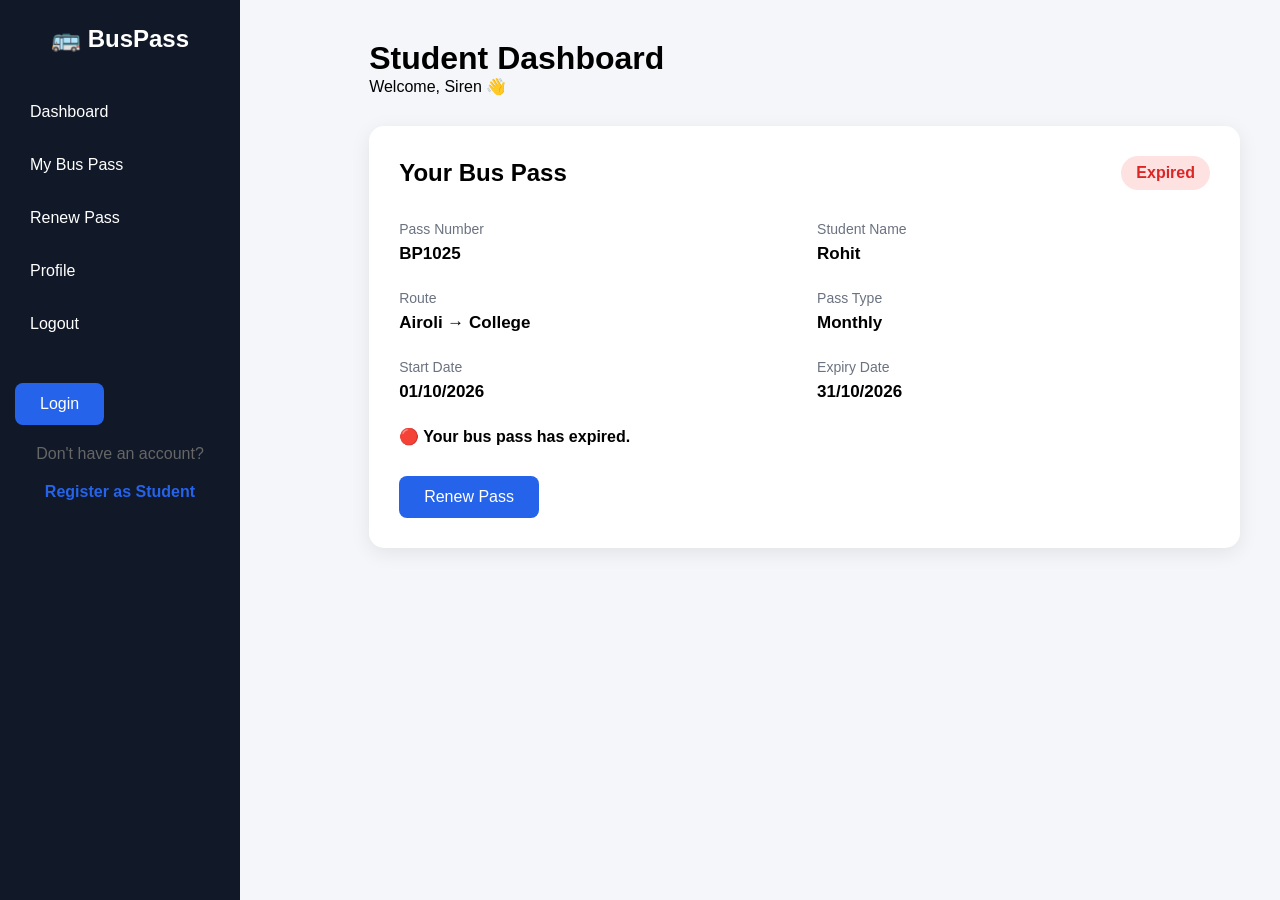
<file: index.html>
<!DOCTYPE html>
<html lang="en">
<head>
    <meta charset="UTF-8">
    <meta name="viewport" content="width=device-width, initial-scale=1.0">
    <title>College Bus Pass Tracker</title>
    <link rel="stylesheet" href="style.css">
</head>

<body>

<div class="sidebar">
    <h2>🚌 BusPass</h2>

    <a href="#">Dashboard</a>
    <a href="#">My Bus Pass</a>
    <a href="#">Renew Pass</a>
    <a href="#">Profile</a>
    <a href="#">Logout</a>
    <button type="button" onclick="studentLogin()">Login</button>
    
<p class="register-link">
    Don't have an account?

    <a href="register.html">Register as Student</a>
</p>
</div>
<button type="submit">Login</button>

<div class="main">

    <header>
        <h1>Student Dashboard</h1>
        <p>Welcome, Siren 👋</p>
    </header>

    <div class="pass-card">

        <div class="card-header">
            <h2>Your Bus Pass</h2>
            <span id="status">Checking...</span>
        </div>

        <div class="pass-details">

            <div>
                <label>Pass Number</label>
                <p>BP1025</p>
            </div>

            <div>
                <label>Student Name</label>
                <p>Rohit</p>
            </div>

            <div>
                <label>Route</label>
                <p>Airoli → College</p>
            </div>

            <div>
                <label>Pass Type</label>
                <p>Monthly</p>
            </div>

            <div>
                <label>Start Date</label>
                <p>01/10/2026</p>
            </div>

            <div>
                <label>Expiry Date</label>
                <p id="expiryDate">31/10/2026</p>
            </div>

        </div>

        <div id="alert"></div>

        <button onclick="renewPass()">Renew Pass</button>

    </div>

</div>
<script>

function studentLogin() {

    const email = prompt("Enter your registered email:");
    const password = prompt("Enter your password:");

    if (!email || !password) {
        return;
    }

    const students =
        JSON.parse(localStorage.getItem("students")) || [];

    const student = students.find(function(student) {

        return student.email === email &&
               student.password === password;

    });

    if (student) {

        localStorage.setItem(
            "loggedInStudent",
            JSON.stringify(student)
        );

        alert("Login successful! 🎉");

        location.reload();

    } else {

        alert("Invalid email or password!");

    }
}


function checkPassStatus() {

    const expiry = new Date("2026-10-31");
    const today = new Date();

    const difference = expiry - today;

    const daysLeft = Math.ceil(
        difference / (1000 * 60 * 60 * 24)
    );

    const status = document.getElementById("status");
    const alertBox = document.getElementById("alert");

    if (daysLeft < 0) {

        status.innerText = "Expired";
        status.style.background = "#fee2e2";
        status.style.color = "#dc2626";

        alertBox.innerText =
            "🔴 Your bus pass has expired.";

    } 
    else if (daysLeft <= 5) {

        status.innerText = "Expiring Soon";
        status.style.background = "#fef3c7";
        status.style.color = "#d97706";

        alertBox.innerText =
            `⚠️ Your bus pass will expire in ${daysLeft} days. Please renew it.`;

    } 
    else {

        status.innerText = "Active";
        status.style.background = "#dcfce7";
        status.style.color = "#16a34a";

        alertBox.innerText =
            `🟢 Your bus pass is active. ${daysLeft} days remaining.`;
    }
}


function renewPass() {

    alert("Your renewal request has been submitted!");

}


checkPassStatus();

</script>
</body>
</html>
</file>
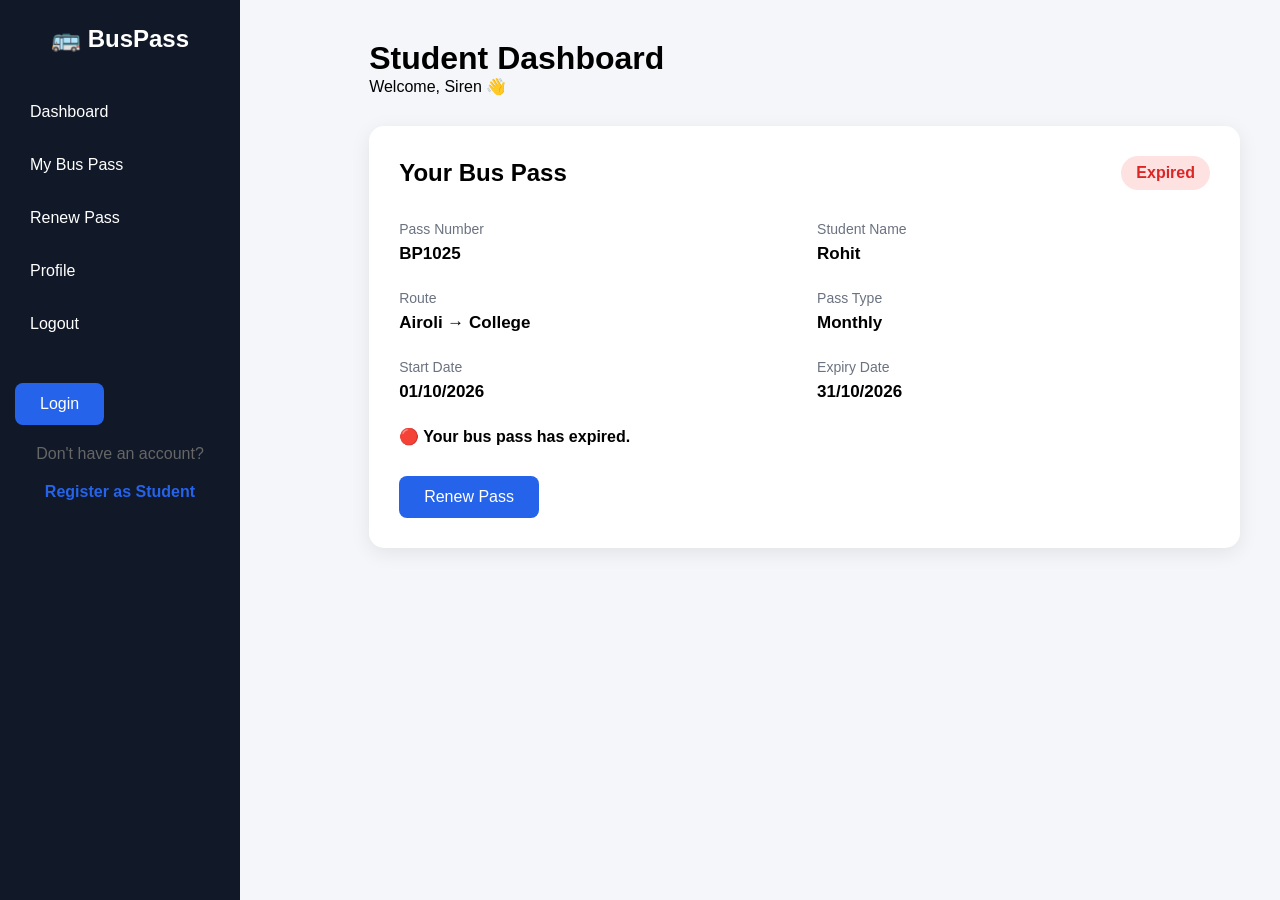
<file: bus.html>
<!DOCTYPE html>
<html lang="en">
<head>
    <meta charset="UTF-8">
    <meta name="viewport" content="width=device-width, initial-scale=1.0">
    <title>College Bus Pass Tracker</title>
    <link rel="stylesheet" href="style.css">
</head>

<body>

<div class="sidebar">
    <h2>🚌 BusPass</h2>

    <a href="#">Dashboard</a>
    <a href="#">My Bus Pass</a>
    <a href="#">Renew Pass</a>
    <a href="#">Profile</a>
    <a href="#">Logout</a>
    <button type="button" onclick="studentLogin()">Login</button>
    
<p class="register-link">
    Don't have an account?

    <a href="register.html">Register as Student</a>
</p>
</div>
<button type="submit">Login</button>

<div class="main">

    <header>
        <h1>Student Dashboard</h1>
        <p>Welcome, Siren 👋</p>
    </header>

    <div class="pass-card">

        <div class="card-header">
            <h2>Your Bus Pass</h2>
            <span id="status">Checking...</span>
        </div>

        <div class="pass-details">

            <div>
                <label>Pass Number</label>
                <p>BP1025</p>
            </div>

            <div>
                <label>Student Name</label>
                <p>Rohit</p>
            </div>

            <div>
                <label>Route</label>
                <p>Airoli → College</p>
            </div>

            <div>
                <label>Pass Type</label>
                <p>Monthly</p>
            </div>

            <div>
                <label>Start Date</label>
                <p>01/10/2026</p>
            </div>

            <div>
                <label>Expiry Date</label>
                <p id="expiryDate">31/10/2026</p>
            </div>

        </div>

        <div id="alert"></div>

        <button onclick="renewPass()">Renew Pass</button>

    </div>

</div>
<script>

function studentLogin() {

    const email = prompt("Enter your registered email:");
    const password = prompt("Enter your password:");

    if (!email || !password) {
        return;
    }

    const students =
        JSON.parse(localStorage.getItem("students")) || [];

    const student = students.find(function(student) {

        return student.email === email &&
               student.password === password;

    });

    if (student) {

        localStorage.setItem(
            "loggedInStudent",
            JSON.stringify(student)
        );

        alert("Login successful! 🎉");

        location.reload();

    } else {

        alert("Invalid email or password!");

    }
}


function checkPassStatus() {

    const expiry = new Date("2026-10-31");
    const today = new Date();

    const difference = expiry - today;

    const daysLeft = Math.ceil(
        difference / (1000 * 60 * 60 * 24)
    );

    const status = document.getElementById("status");
    const alertBox = document.getElementById("alert");

    if (daysLeft < 0) {

        status.innerText = "Expired";
        status.style.background = "#fee2e2";
        status.style.color = "#dc2626";

        alertBox.innerText =
            "🔴 Your bus pass has expired.";

    } 
    else if (daysLeft <= 5) {

        status.innerText = "Expiring Soon";
        status.style.background = "#fef3c7";
        status.style.color = "#d97706";

        alertBox.innerText =
            `⚠️ Your bus pass will expire in ${daysLeft} days. Please renew it.`;

    } 
    else {

        status.innerText = "Active";
        status.style.background = "#dcfce7";
        status.style.color = "#16a34a";

        alertBox.innerText =
            `🟢 Your bus pass is active. ${daysLeft} days remaining.`;
    }
}


function renewPass() {

    alert("Your renewal request has been submitted!");

}


checkPassStatus();

</script>
</body>
</html>
</file>
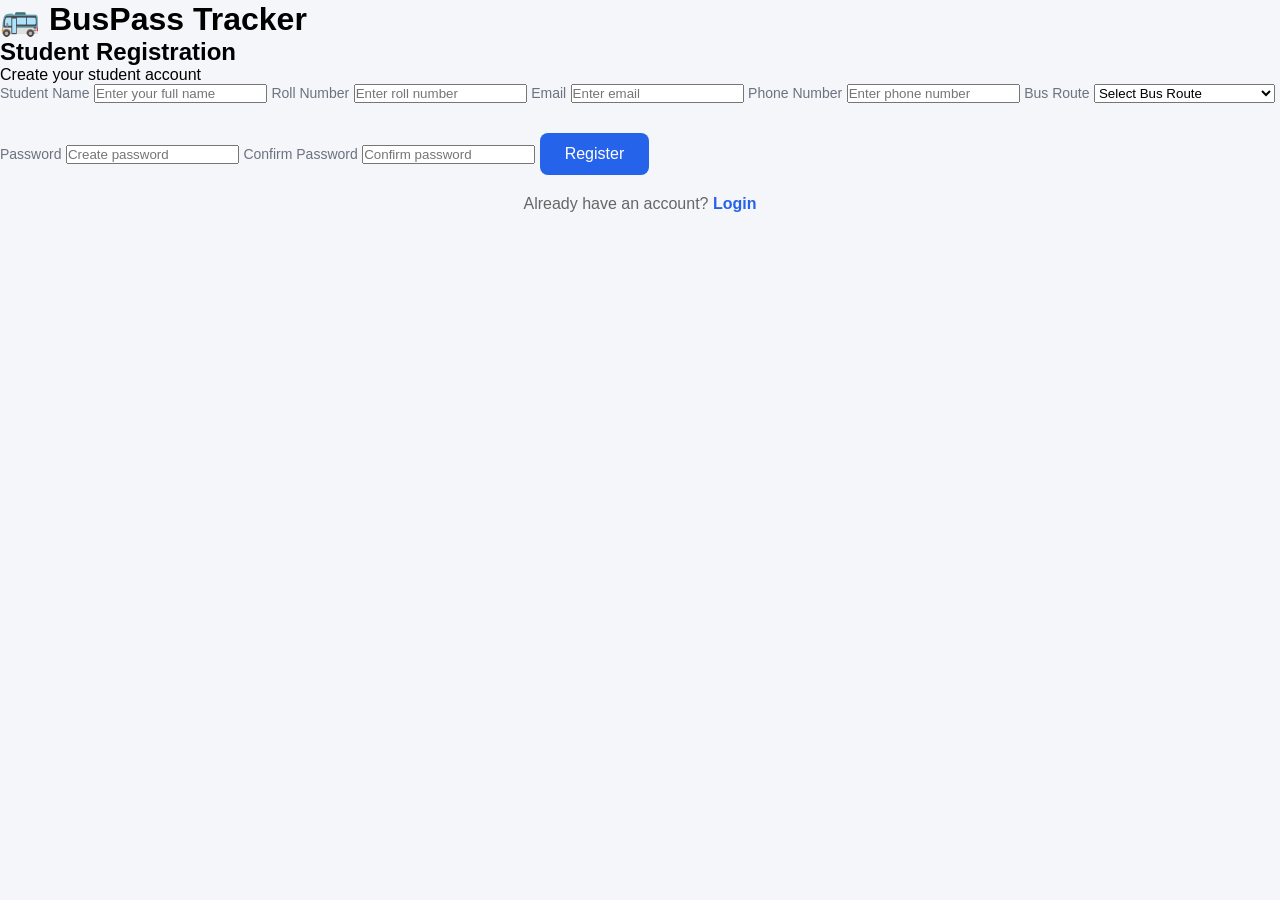
<file: register.html>
<!DOCTYPE html>
<html lang="en">

<head>
    <meta charset="UTF-8">
    <meta name="viewport" content="width=device-width, initial-scale=1.0">

    <title>Student Registration</title>

    <link rel="stylesheet" href="style.css">
</head>

<body>

    <div class="auth-container">

        <div class="auth-box">

            <h1>🚌 BusPass Tracker</h1>

            <h2>Student Registration</h2>

            <p>Create your student account</p>

            <form id="registerForm">

                <label>Student Name</label>
                <input
                    type="text"
                    id="name"
                    placeholder="Enter your full name"
                    required
                >

                <label>Roll Number</label>
                <input
                    type="text"
                    id="roll"
                    placeholder="Enter roll number"
                    required
                >

                <label>Email</label>
                <input
                    type="email"
                    id="email"
                    placeholder="Enter email"
                    required
                >

                <label>Phone Number</label>
                <input
                    type="tel"
                    id="phone"
                    placeholder="Enter phone number"
                    required
                >

                <label>Bus Route</label>

                <select id="route" required>

                    <option value="">Select Bus Route</option>

                    <option value="Airoli → College">
                        Airoli → College
                    </option>

                    <option value="Thane → College">
                        Thane → College
                    </option>

                    <option value="Vashi → College">
                        Vashi → College
                    </option>

                    <option value="Kopar Khairane → College">
                        Kopar Khairane → College
                    </option>

                </select>

                <label>Password</label>

                <input
                    type="password"
                    id="password"
                    placeholder="Create password"
                    required
                >

                <label>Confirm Password</label>

                <input
                    type="password"
                    id="confirmPassword"
                    placeholder="Confirm password"
                    required
                >

                <button type="submit">
                    Register
                </button>

            </form>

            <p class="register-link">
                Already have an account?
                <a href="index.html">Login</a>
            </p>

        </div>

    </div>

    <script>
        const registerForm = document.getElementById("registerForm");

if (registerForm) {

    registerForm.addEventListener("submit", function(event) {

        event.preventDefault();

        const name = document.getElementById("name").value;
        const roll = document.getElementById("roll").value;
        const email = document.getElementById("email").value;
        const phone = document.getElementById("phone").value;
        const route = document.getElementById("route").value;
        const password = document.getElementById("password").value;
        const confirmPassword =
            document.getElementById("confirmPassword").value;

        // Check password
        if (password !== confirmPassword) {

            alert("Passwords do not match!");
            return;

        }

        // Get existing students
        let students =
            JSON.parse(localStorage.getItem("students")) || [];

        // Check if email already exists
        const existingStudent = students.find(
            student => student.email === email
        );

        if (existingStudent) {

            alert("This email is already registered!");
            return;

        }

        // Create new student
        const student = {

            name: name,
            roll: roll,
            email: email,
            phone: phone,
            route: route,
            password: password

        };

        // Add student
        students.push(student);

        // Save students
        localStorage.setItem(
            "students",
            JSON.stringify(students)
        );

        alert("Registration successful! 🎉");

        // Go to login page
        window.location.href = "index.html";

    });
}
    </script>

</body>

</html>
</file>
<file: style.css>
* {
    margin: 0;
    padding: 0;
    box-sizing: border-box;
    font-family: Arial, sans-serif;
}

body {
    background: #f4f6f9;
    display: flex;
}

.sidebar {
    width: 240px;
    height: 100vh;
    background: #111827;
    color: white;
    padding: 25px 15px;
    position: fixed;
}

.sidebar h2 {
    text-align: center;
    margin-bottom: 35px;
}

.sidebar a {
    display: block;
    color: white;
    text-decoration: none;
    padding: 15px;
    margin: 5px 0;
    border-radius: 8px;
}

.sidebar a:hover {
    background: #2563eb;
}

.main {
    margin-left: 240px;
    padding: 40px;
    width: 100%;
}

header {
    margin-bottom: 30px;
}

.pass-card {
    background: white;
    max-width: 900px;
    padding: 30px;
    border-radius: 15px;
    box-shadow: 0 5px 20px rgba(0,0,0,0.08);
}

.card-header {
    display: flex;
    justify-content: space-between;
    align-items: center;
    margin-bottom: 30px;
}

#status {
    padding: 8px 15px;
    border-radius: 20px;
    font-weight: bold;
}

.pass-details {
    display: grid;
    grid-template-columns: repeat(2, 1fr);
    gap: 25px;
}

label {
    color: #6b7280;
    font-size: 14px;
}

.pass-details p {
    margin-top: 6px;
    font-size: 17px;
    font-weight: bold;
}

button {
    margin-top: 30px;
    padding: 12px 25px;
    border: none;
    border-radius: 8px;
    background: #2563eb;
    color: white;
    cursor: pointer;
    font-size: 16px;
}

button:hover {
    background: #1d4ed8;
}

#alert {
    margin-top: 25px;
    font-weight: bold;
}
.register-link {
    text-align: center;
    margin-top: 20px;
    color: #666;
}

.register-link a {
    color: #2563eb;
    font-weight: bold;
    text-decoration: none;
}

.register-link a:hover {
    text-decoration: underline;
}
</file>
